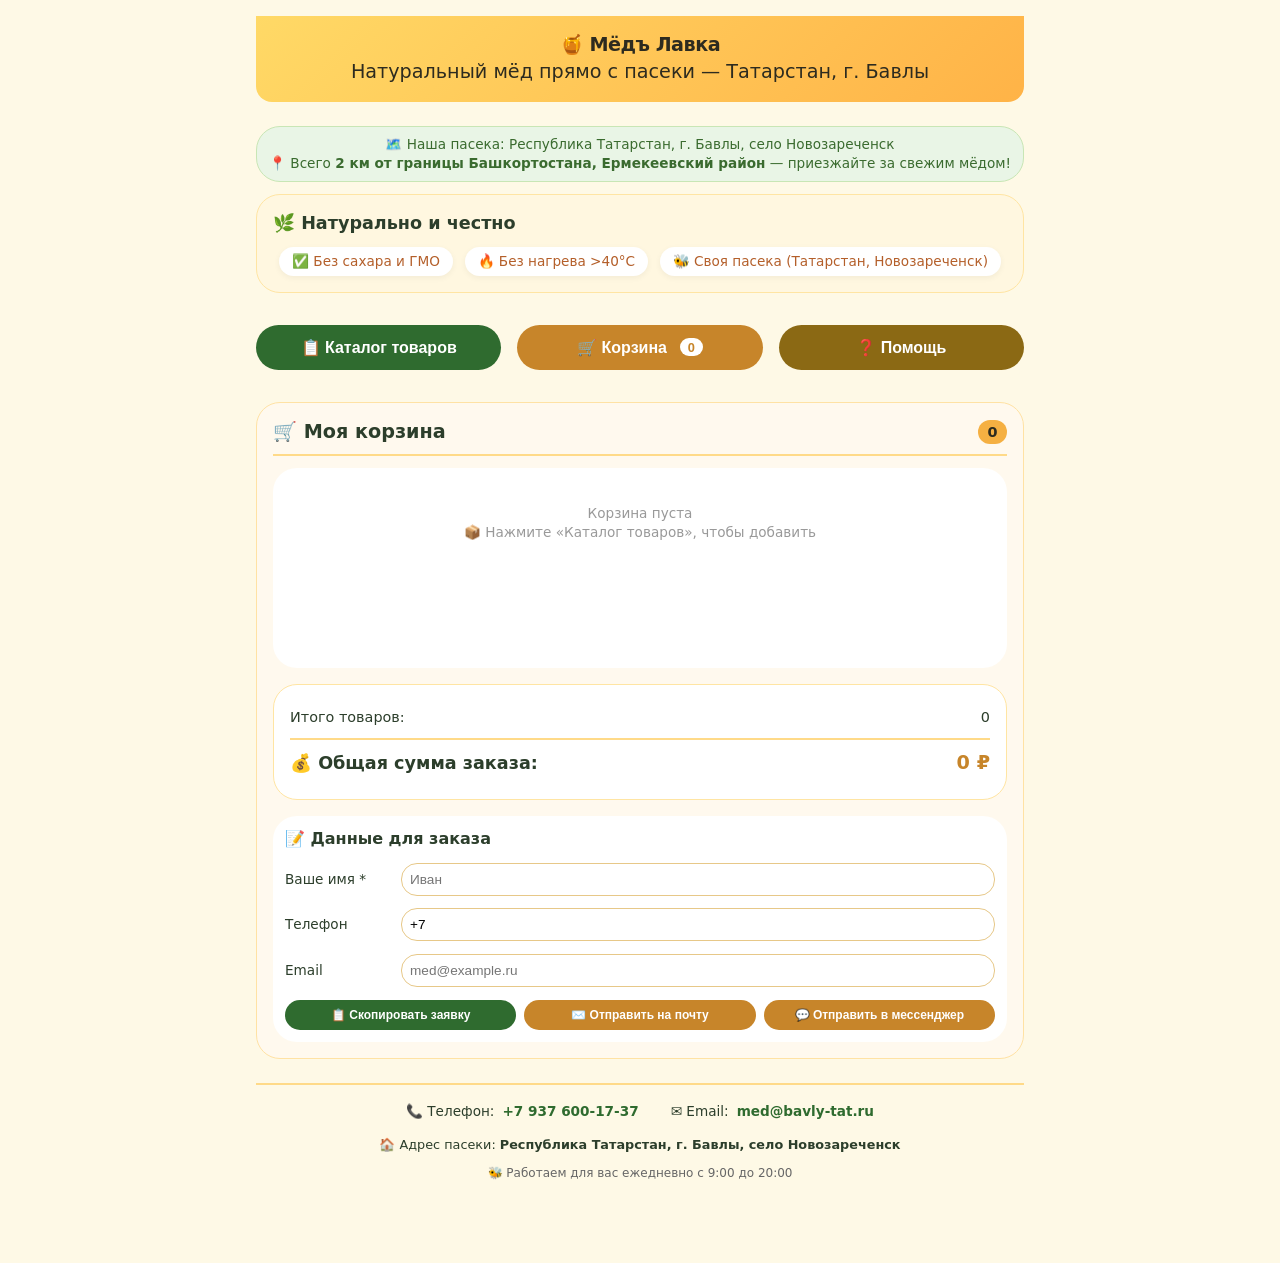
<file: index.html>
<!doctype html>
<html lang="ru">
  <head>
    <meta charset="UTF-8" />
    <meta
      name="viewport"
      content="width=device-width, initial-scale=1.0, viewport-fit=cover"
    />
    <title>Мёдъ Лавка — натуральный мёд с пасеки | Татарстан, Бавлы</title>
    <link rel="stylesheet" href="css/style.css" />
  </head>
  <body>
    <div class="container">
      <div class="header">
        <h1>🍯 Мёдъ Лавка</h1>
        <p>Натуральный мёд прямо с пасеки — Татарстан, г. Бавлы</p>
      </div>

      <div class="address-badge">
        🗺️ Наша пасека: Республика Татарстан, г. Бавлы, село Новозареченск<br />
        📍 Всего
        <strong>2 км от границы Башкортостана, Ермекеевский район</strong> —
        приезжайте за свежим мёдом!
      </div>

      <div class="benefits">
        <h3>🌿 Натурально и честно</h3>
        <div class="benefits-grid">
          <span class="benefit-item">✅ Без сахара и ГМО</span>
          <span class="benefit-item">🔥 Без нагрева >40°C</span>
          <span class="benefit-item"
            >🐝 Своя пасека (Татарстан, Новозареченск)</span
          >
        </div>
      </div>

      <!-- КНОПКИ НАВИГАЦИИ (теперь sticky) -->
      <div class="nav-buttons" id="navButtons">
        <button class="nav-btn catalog-nav-btn" id="openCatalogBtn">
          📋 Каталог товаров
        </button>
        <button class="nav-btn cart-nav-btn" id="openCartBtn">
          🛒 Корзина <span id="navCartCount" class="nav-cart-count">0</span>
        </button>
        <button class="nav-btn help-nav-btn" id="openHelpBtn">❓ Помощь</button>
      </div>

      <!-- КОРЗИНА И ФОРМА -->
      <div class="cart-section" id="cartSection">
        <div class="cart-header">
          <h2>🛒 Моя корзина</h2>
          <span class="cart-count" id="cartCount">0</span>
        </div>
        <div class="selected-list" id="selectedList">
          <div class="empty-cart">
            Корзина пуста<br />📦 Нажмите «Каталог товаров», чтобы добавить
          </div>
        </div>

        <div class="total-summary" id="totalSummary">
          <div class="total-row">
            <span>Итого товаров:</span>
            <span id="totalItemsCount">0</span>
          </div>
          <div class="total-row grand-total">
            <span>💰 Общая сумма заказа:</span>
            <span id="totalAmount">0 ₽</span>
          </div>
        </div>

        <div class="order-form compact">
          <h3>📝 Данные для заказа</h3>

          <div class="form-row">
            <label for="userName">Ваше имя *</label>
            <input type="text" id="userName" placeholder="Иван" required />
          </div>

          <div class="form-row">
            <label for="userPhone">Телефон</label>
            <input
              type="tel"
              id="userPhone"
              placeholder="+7 937 600-17-37"
              value="+7"
            />
          </div>

          <div class="form-row">
            <label for="userEmail">Email</label>
            <input type="email" id="userEmail" placeholder="med@example.ru" />
          </div>

          <div class="button-group">
            <button
              class="btn-action"
              id="copyBtn"
              title="📋 Текст заявки будет скопирован в буфер обмена. После копирования вы можете вставить его в любое сообщение (WhatsApp, Telegram, SMS, email)."
            >
              📋 Скопировать заявку
            </button>
            <button
              class="btn-action secondary"
              id="emailBtn"
              title="✉️ Отправить заявку на электронную почту med@bavly-tat.ru. Откроется ваш почтовый клиент."
            >
              ✉️ Отправить на почту
            </button>
            <button
              class="btn-action secondary"
              id="messengerBtn"
              title="💬 Отправить заявку в WhatsApp или Telegram. Выберите удобный мессенджер."
            >
              💬 Отправить в мессенджер
            </button>
          </div>
        </div>
      </div>

      <footer>
        <div class="footer-contacts">
          <div class="footer-contact-item">
            📞 Телефон:
            <a href="tel:+79376001737" class="contact-link phone-link"
              >+7 937 600-17-37</a
            >
          </div>
          <div class="footer-contact-item">
            ✉️ Email:
            <a href="mailto:med@bavly-tat.ru" class="contact-link email-link"
              >med@bavly-tat.ru</a
            >
          </div>
        </div>
        <div class="footer-address">
          🏠 Адрес пасеки:
          <strong>Республика Татарстан, г. Бавлы, село Новозареченск</strong>
        </div>
        <div class="footer-worktime">
          🐝 Работаем для вас ежедневно с 9:00 до 20:00
        </div>
      </footer>
    </div>

    <!-- МОДАЛЬНОЕ ОКНО ДЛЯ КАТАЛОГА -->
    <div id="catalogModal" class="modal catalog-modal">
      <div class="modal-content-catalog">
        <div class="modal-header">
          <h2>🍯 Каталог мёда и даров пчеловодства</h2>
          <button class="close-catalog-btn" id="closeCatalogBtn">
            ✖ Закрыть каталог
          </button>
        </div>
        <div class="catalog" id="catalog"></div>
      </div>
    </div>

    <!-- МОДАЛЬНОЕ ОКНО ДЛЯ УВЕЛИЧЕННОГО ФОТО -->
    <div id="imageViewerModal" class="image-viewer-modal">
      <span class="image-viewer-close">&times;</span>
      <img class="image-viewer-content" id="imageViewerImg" />
    </div>

    <script src="js/script.js"></script>
  </body>
</html>
</file>
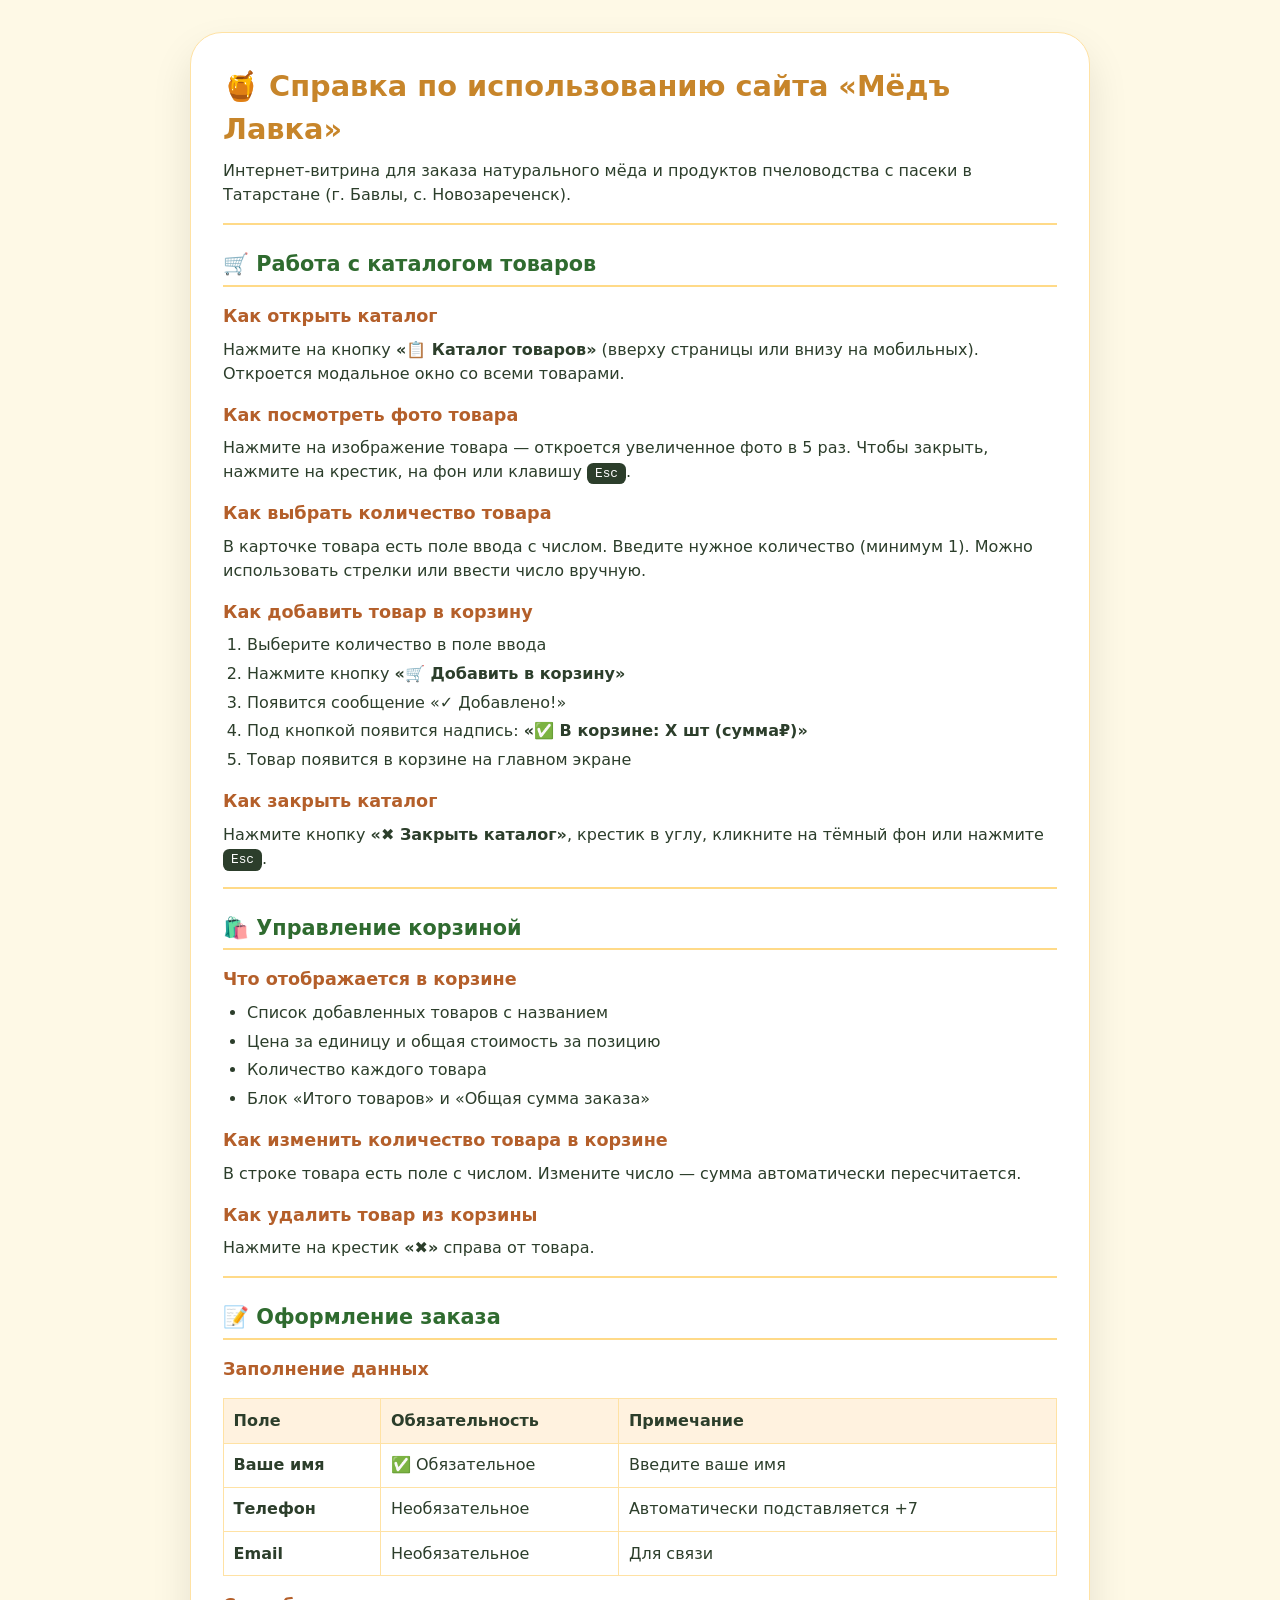
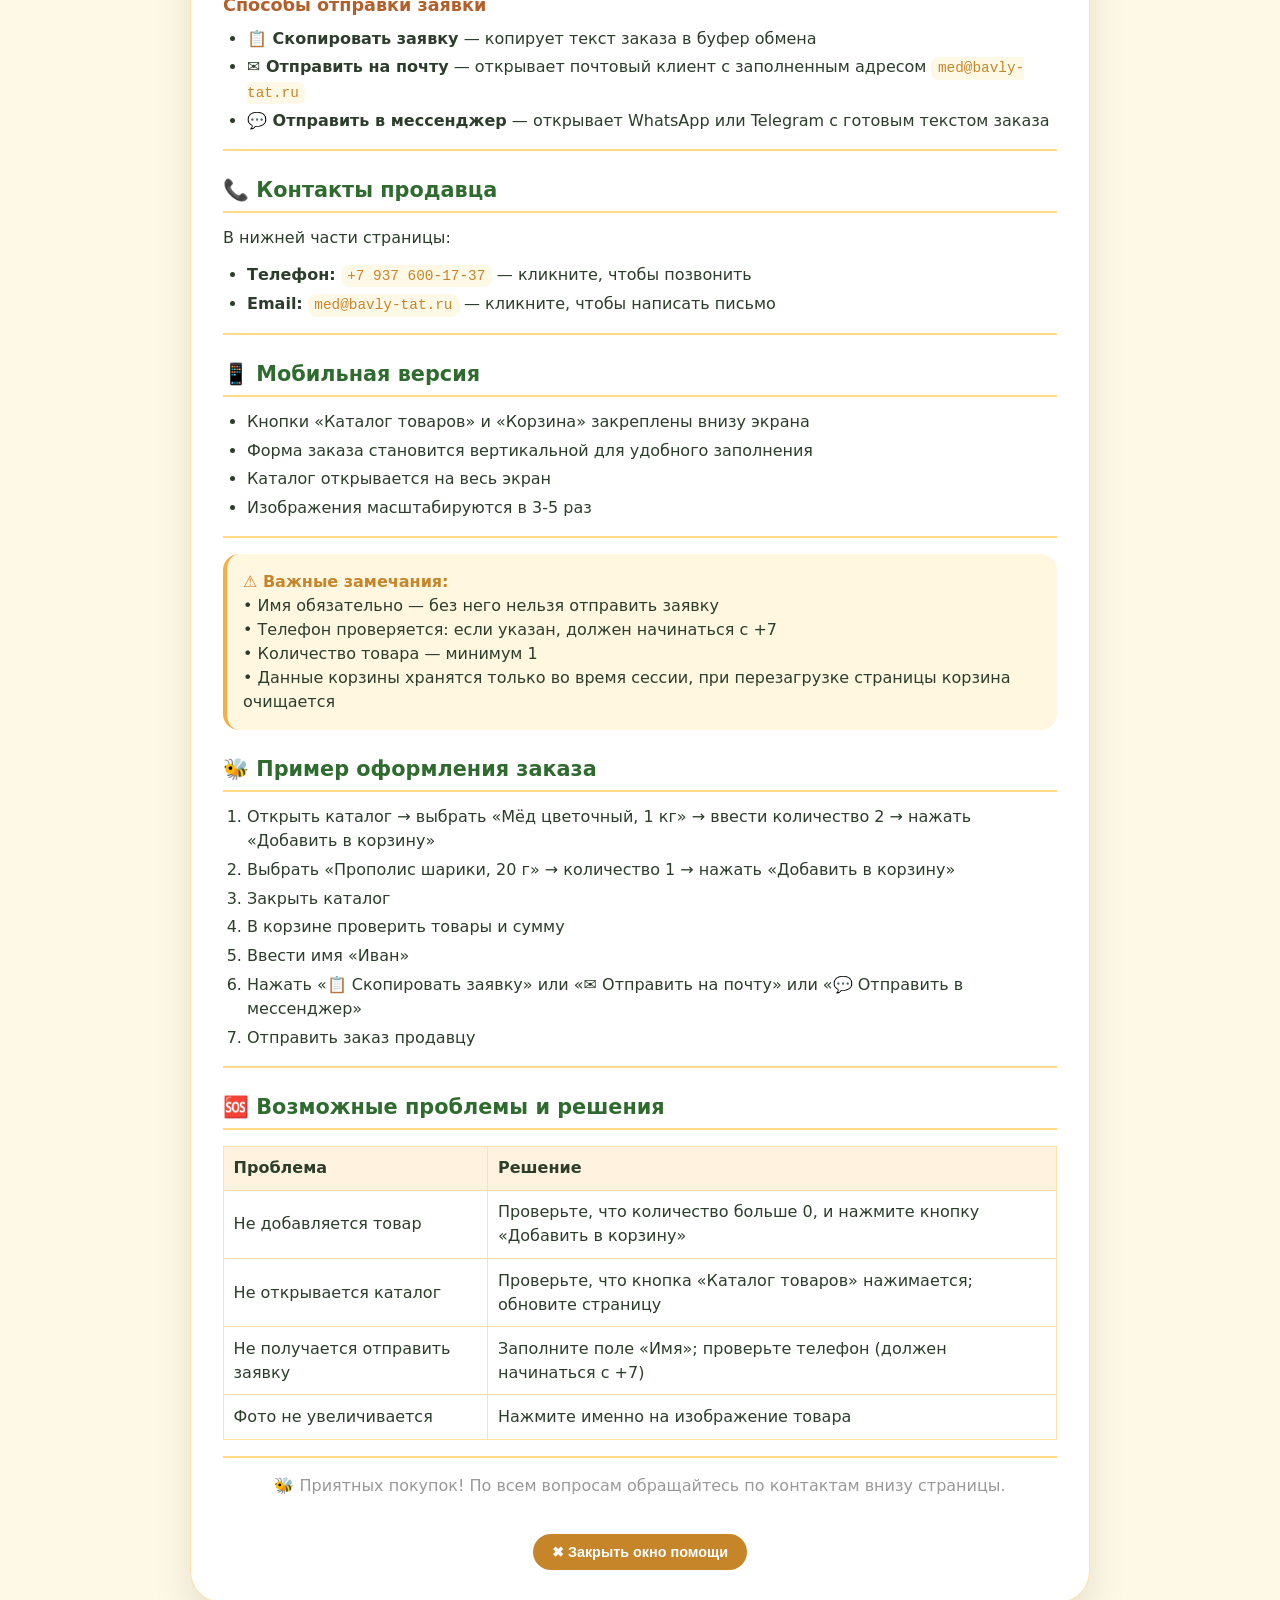
<file: help.html>
<!doctype html>
<html lang="ru">
  <head>
    <meta charset="UTF-8" />
    <meta name="viewport" content="width=device-width, initial-scale=1.0" />
    <title>Помощь — Мёдъ Лавка</title>
    <link rel="stylesheet" href="css/help.css" />
  </head>
  <body>
    <div class="help-container">
      <h1>🍯 Справка по использованию сайта «Мёдъ Лавка»</h1>
      <p>
        Интернет-витрина для заказа натурального мёда и продуктов пчеловодства с
        пасеки в Татарстане (г. Бавлы, с. Новозареченск).
      </p>

      <hr />

      <h2>🛒 Работа с каталогом товаров</h2>
      <h3>Как открыть каталог</h3>
      <p>
        Нажмите на кнопку <strong>«📋 Каталог товаров»</strong> (вверху страницы
        или внизу на мобильных). Откроется модальное окно со всеми товарами.
      </p>

      <h3>Как посмотреть фото товара</h3>
      <p>
        Нажмите на изображение товара — откроется увеличенное фото в 5 раз.
        Чтобы закрыть, нажмите на крестик, на фон или клавишу <kbd>Esc</kbd>.
      </p>

      <h3>Как выбрать количество товара</h3>
      <p>
        В карточке товара есть поле ввода с числом. Введите нужное количество
        (минимум 1). Можно использовать стрелки или ввести число вручную.
      </p>

      <h3>Как добавить товар в корзину</h3>
      <ol>
        <li>Выберите количество в поле ввода</li>
        <li>Нажмите кнопку <strong>«🛒 Добавить в корзину»</strong></li>
        <li>Появится сообщение «✓ Добавлено!»</li>
        <li>
          Под кнопкой появится надпись:
          <strong>«✅ В корзине: X шт (сумма₽)»</strong>
        </li>
        <li>Товар появится в корзине на главном экране</li>
      </ol>

      <h3>Как закрыть каталог</h3>
      <p>
        Нажмите кнопку <strong>«✖ Закрыть каталог»</strong>, крестик в углу,
        кликните на тёмный фон или нажмите <kbd>Esc</kbd>.
      </p>

      <hr />

      <h2>🛍️ Управление корзиной</h2>
      <h3>Что отображается в корзине</h3>
      <ul>
        <li>Список добавленных товаров с названием</li>
        <li>Цена за единицу и общая стоимость за позицию</li>
        <li>Количество каждого товара</li>
        <li>Блок «Итого товаров» и «Общая сумма заказа»</li>
      </ul>

      <h3>Как изменить количество товара в корзине</h3>
      <p>
        В строке товара есть поле с числом. Измените число — сумма автоматически
        пересчитается.
      </p>

      <h3>Как удалить товар из корзины</h3>
      <p>Нажмите на крестик <strong>«✖»</strong> справа от товара.</p>

      <hr />

      <h2>📝 Оформление заказа</h2>
      <h3>Заполнение данных</h3>
      <table>
        <thead>
          <tr>
            <th>Поле</th>
            <th>Обязательность</th>
            <th>Примечание</th>
          </tr>
        </thead>
        <tbody>
          <tr>
            <td><strong>Ваше имя</strong></td>
            <td>✅ Обязательное</td>
            <td>Введите ваше имя</td>
          </tr>
          <tr>
            <td><strong>Телефон</strong></td>
            <td>Необязательное</td>
            <td>Автоматически подставляется +7</td>
          </tr>
          <tr>
            <td><strong>Email</strong></td>
            <td>Необязательное</td>
            <td>Для связи</td>
          </tr>
        </tbody>
      </table>

      <h3>Способы отправки заявки</h3>
      <ul>
        <li>
          <strong>📋 Скопировать заявку</strong> — копирует текст заказа в буфер
          обмена
        </li>
        <li>
          <strong>✉️ Отправить на почту</strong> — открывает почтовый клиент с
          заполненным адресом <code>med@bavly-tat.ru</code>
        </li>
        <li>
          <strong>💬 Отправить в мессенджер</strong> — открывает WhatsApp или
          Telegram с готовым текстом заказа
        </li>
      </ul>

      <hr />

      <h2>📞 Контакты продавца</h2>
      <p>В нижней части страницы:</p>
      <ul>
        <li>
          <strong>Телефон:</strong> <code>+7 937 600-17-37</code> — кликните,
          чтобы позвонить
        </li>
        <li>
          <strong>Email:</strong> <code>med@bavly-tat.ru</code> — кликните,
          чтобы написать письмо
        </li>
      </ul>

      <hr />

      <h2>📱 Мобильная версия</h2>
      <ul>
        <li>Кнопки «Каталог товаров» и «Корзина» закреплены внизу экрана</li>
        <li>Форма заказа становится вертикальной для удобного заполнения</li>
        <li>Каталог открывается на весь экран</li>
        <li>Изображения масштабируются в 3-5 раз</li>
      </ul>

      <hr />

      <div class="note">
        <strong>⚠️ Важные замечания:</strong><br />
        • Имя обязательно — без него нельзя отправить заявку<br />
        • Телефон проверяется: если указан, должен начинаться с +7<br />
        • Количество товара — минимум 1<br />
        • Данные корзины хранятся только во время сессии, при перезагрузке
        страницы корзина очищается
      </div>

      <h2>🐝 Пример оформления заказа</h2>
      <ol>
        <li>
          Открыть каталог → выбрать «Мёд цветочный, 1 кг» → ввести количество 2
          → нажать «Добавить в корзину»
        </li>
        <li>
          Выбрать «Прополис шарики, 20 г» → количество 1 → нажать «Добавить в
          корзину»
        </li>
        <li>Закрыть каталог</li>
        <li>В корзине проверить товары и сумму</li>
        <li>Ввести имя «Иван»</li>
        <li>
          Нажать «📋 Скопировать заявку» или «✉️ Отправить на почту» или «💬
          Отправить в мессенджер»
        </li>
        <li>Отправить заказ продавцу</li>
      </ol>

      <hr />

      <h2>🆘 Возможные проблемы и решения</h2>
      <table>
        <tr>
          <th>Проблема</th>
          <th>Решение</th>
        </tr>
        <tr>
          <td>Не добавляется товар</td>
          <td>
            Проверьте, что количество больше 0, и нажмите кнопку «Добавить в
            корзину»
          </td>
        </tr>
        <tr>
          <td>Не открывается каталог</td>
          <td>
            Проверьте, что кнопка «Каталог товаров» нажимается; обновите
            страницу
          </td>
        </tr>
        <tr>
          <td>Не получается отправить заявку</td>
          <td>
            Заполните поле «Имя»; проверьте телефон (должен начинаться с +7)
          </td>
        </tr>
        <tr>
          <td>Фото не увеличивается</td>
          <td>Нажмите именно на изображение товара</td>
        </tr>
      </table>

      <hr />

      <p style="text-align: center; color: #999; margin-top: 1rem">
        🐝 Приятных покупок! По всем вопросам обращайтесь по контактам внизу
        страницы.
      </p>

      <div style="text-align: center">
        <button class="close-btn" onclick="window.close()">
          ✖ Закрыть окно помощи
        </button>
      </div>
    </div>

    <script>
      // Если окно было открыто из основного сайта, кнопка закрытия работает
      // Если открыто как обычная страница - просто закрывается
    </script>
  </body>
</html>
</file>
<file: css/style.css>
* {
    margin: 0;
    padding: 0;
    box-sizing: border-box;
}

body {
    font-family: system-ui, 'Segoe UI', 'Roboto', sans-serif;
    background: #FEF9E6;
    color: #2C3E2B;
    line-height: 1.4;
}

.container {
    max-width: 800px;
    margin: 0 auto;
    padding: 1rem;
    padding-bottom: 80px;
}

/* Header */
.header {
    text-align: center;
    background: linear-gradient(135deg, #FFD966, #FFB347);
    padding: 1rem 0.5rem;
    border-radius: 0 0 1rem 1rem;
    margin-bottom: 1.5rem;
    color: #2D2B1F;
}

.header h1 {
    font-size: 1.2rem;
    letter-spacing: -0.5px;
}

/* Увеличен шрифт параграфа в заголовке в 2 раза (было 0.6rem → стало 1.2rem) */
.header p {
    font-size: 1.2rem;
    font-weight: 500;
}

/* Address badge */
.address-badge {
    background: #E9F5E6;
    padding: 0.5rem;
    border-radius: 1.5rem;
    margin: 0.75rem 0;
    text-align: center;
    font-weight: 500;
    color: #3A6B2F;
    border: 1px solid #C8E6B5;
    font-size: 0.85rem;
}

/* Benefits */
.benefits {
    background: #FFF7E0;
    padding: 1rem;
    border-radius: 1.5rem;
    margin-bottom: 1.5rem;
    border: 1px solid #FFE5A3;
}

.benefits h3 {
    font-size: 1.1rem;
}

.benefits-grid {
    display: flex;
    flex-wrap: wrap;
    gap: 0.75rem;
    margin-top: 0.75rem;
    justify-content: center;
}

.benefit-item {
    background: white;
    padding: 0.3rem 0.8rem;
    border-radius: 1.5rem;
    font-weight: 500;
    font-size: 0.85rem;
    color: #B45F2A;
    box-shadow: 0 2px 6px rgba(0,0,0,0.05);
}

/* КНОПКИ НАВИГАЦИИ - СТИКИ (прилипают при скролле) */
.nav-buttons {
    display: flex;
    gap: 1rem;
    margin-bottom: 1.5rem;
    position: sticky;
    top: 0;
    background: #FEF9E6;
    padding: 0.5rem 0;
    z-index: 99;
    border-radius: 0 0 1rem 1rem;
}

.nav-btn {
    flex: 1;
    background: #2F6B2F;
    color: white;
    border: none;
    padding: 0.8rem;
    border-radius: 2rem;
    font-weight: bold;
    cursor: pointer;
    transition: 0.2s;
    font-size: 1rem;
    display: flex;
    align-items: center;
    justify-content: center;
    gap: 0.5rem;
}

.nav-btn:hover {
    background: #1F4F1F;
    transform: scale(1.02);
}

.nav-btn.cart-nav-btn {
    background: #C7852A;
}

.nav-btn.cart-nav-btn:hover {
    background: #B06E1A;
}

.nav-btn.help-nav-btn {
    background: #8B6914;
}

.nav-btn.help-nav-btn:hover {
    background: #6B4F0E;
}

.nav-cart-count {
    background: white;
    color: #C7852A;
    border-radius: 2rem;
    padding: 0.1rem 0.5rem;
    font-size: 0.8rem;
    margin-left: 0.3rem;
}

/* КОРЗИНА */
.cart-section {
    background: #FFF9EE;
    border-radius: 1.5rem;
    padding: 1rem;
    border: 1px solid #FFE2A4;
}

.cart-header {
    display: flex;
    justify-content: space-between;
    align-items: center;
    margin-bottom: 0.75rem;
    padding-bottom: 0.5rem;
    border-bottom: 2px solid #FFDA88;
}

.cart-header h2 {
    font-size: 1.2rem;
}

.cart-count {
    background: #F5B042;
    color: #2C2B1F;
    border-radius: 2rem;
    padding: 0.1rem 0.6rem;
    font-weight: bold;
    font-size: 0.9rem;
}

.selected-list {
    background: white;
    padding: 0.75rem;
    border-radius: 1.5rem;
    margin-bottom: 1rem;
    font-size: 0.85rem;
    min-height: 200px;
    max-height: 350px;
    overflow-y: auto;
}

.empty-cart {
    text-align: center;
    color: #999;
    padding: 1.5rem;
    font-size: 0.85rem;
}

/* БЛОК ОБЩЕЙ СУММЫ */
.total-summary {
    background: white;
    padding: 1rem;
    border-radius: 1.5rem;
    margin-bottom: 1rem;
    border: 1px solid #FFE5A3;
}

.total-row {
    display: flex;
    justify-content: space-between;
    align-items: center;
    padding: 0.4rem 0;
    font-size: 0.9rem;
}

.grand-total {
    font-size: 1.1rem;
    font-weight: bold;
    color: #2F6B2F;
    border-top: 2px solid #FFDA88;
    margin-top: 0.3rem;
    padding-top: 0.6rem;
}

.grand-total span:first-child {
    color: #2C3E2B;
}

#totalAmount {
    font-size: 1.2rem;
    color: #C7852A;
}

/* Корзина - элементы */
.cart-item {
    display: flex;
    justify-content: space-between;
    align-items: center;
    padding: 0.6rem;
    border-bottom: 1px solid #FFE5A3;
    flex-wrap: wrap;
    gap: 0.5rem;
}

.cart-item-info {
    flex: 1;
}

.cart-item-name {
    font-weight: 600;
    font-size: 0.85rem;
}

.cart-item-price {
    font-size: 0.75rem;
    color: #A5642A;
}

.cart-item-controls {
    display: flex;
    align-items: center;
    gap: 0.5rem;
}

.cart-item-qty {
    width: 50px;
    text-align: center;
    padding: 0.25rem;
    border-radius: 0.8rem;
    border: 1px solid #F0C674;
}

.btn-remove {
    background: none;
    border: none;
    color: #C7852A;
    cursor: pointer;
    font-size: 1rem;
    padding: 0 0.2rem;
    transition: 0.2s;
}

.btn-remove:hover {
    color: #E6972E;
    transform: scale(1.1);
}

/* ФОРМА - СТРОЧНОЕ РАСПОЛОЖЕНИЕ */
.order-form.compact {
    background: white;
    padding: 0.75rem;
    border-radius: 1.5rem;
    margin-top: 0.5rem;
}

.order-form.compact h3 {
    margin-bottom: 0.75rem;
    font-size: 1rem;
}

/* Строка формы: label и input в одну линию */
.form-row {
    display: flex;
    align-items: center;
    justify-content: space-between;
    gap: 1rem;
    margin-bottom: 0.8rem;
    flex-wrap: wrap;
}

.form-row label {
    font-weight: 500;
    font-size: 0.85rem;
    min-width: 100px;
    color: #2C3E2B;
}

.form-row input {
    flex: 1;
    padding: 0.5rem;
    border-radius: 1rem;
    border: 1px solid #E7C888;
    font-size: 0.85rem;
    background: white;
}

.form-row input:focus {
    outline: none;
    border-color: #F5B042;
    box-shadow: 0 0 0 3px rgba(245, 176, 66, 0.2);
}

.button-group {
    display: flex;
    flex-wrap: wrap;
    gap: 0.5rem;
    margin-top: 0.8rem;
}

.btn-action {
    background: #2F6B2F;
    color: white;
    border: none;
    padding: 0.5rem 0.8rem;
    border-radius: 2rem;
    font-weight: bold;
    cursor: pointer;
    flex: 1;
    transition: 0.2s;
    font-size: 0.75rem;
    position: relative;
}

.btn-action:hover {
    background: #1F4F1F;
    transform: scale(1.02);
}

.btn-action.secondary {
    background: #C7852A;
}

.btn-action.secondary:hover {
    background: #B06E1A;
}

/* МОДАЛЬНОЕ ОКНО КАТАЛОГА */
.modal {
    display: none;
    position: fixed;
    z-index: 1000;
    left: 0;
    top: 0;
    width: 100%;
    height: 100%;
    background-color: rgba(0, 0, 0, 0.8);
    backdrop-filter: blur(5px);
}

.catalog-modal .modal-content-catalog {
    background: #FEF9E6;
    margin: 2% auto;
    padding: 1.5rem;
    width: 90%;
    max-width: 1200px;
    border-radius: 2rem;
    max-height: 90vh;
    overflow-y: auto;
    position: relative;
    box-shadow: 0 20px 40px rgba(0,0,0,0.3);
}

.modal-header {
    display: flex;
    justify-content: space-between;
    align-items: center;
    margin-bottom: 1.5rem;
    flex-wrap: wrap;
    gap: 1rem;
    position: sticky;
    top: 0;
    background: #FEF9E6;
    padding-bottom: 0.5rem;
    z-index: 10;
}

.modal-header h2 {
    margin: 0;
    font-size: 1.4rem;
}

.close-catalog-btn {
    background: #C7852A;
    color: white;
    border: none;
    padding: 0.6rem 1.2rem;
    border-radius: 2rem;
    font-weight: bold;
    cursor: pointer;
    transition: 0.2s;
    font-size: 0.9rem;
    display: flex;
    align-items: center;
    gap: 0.5rem;
}

.close-catalog-btn:hover {
    background: #B06E1A;
    transform: scale(1.02);
}

.catalog {
    display: grid;
    grid-template-columns: repeat(auto-fill, minmax(260px, 1fr));
    gap: 1.2rem;
}

.product-card {
    background: white;
    border-radius: 1.5rem;
    overflow: hidden;
    box-shadow: 0 8px 20px rgba(0,0,0,0.05);
    transition: transform 0.2s ease;
    border: 1px solid #FFE2A4;
}

.product-card:hover {
    transform: translateY(-5px);
}

/* КОНТЕЙНЕР ДЛЯ ФОТО */
.product-img {
    background: #EEE6D8;
    height: 180px;
    display: flex;
    align-items: center;
    justify-content: center;
    overflow: hidden;
    cursor: zoom-in;
    position: relative;
}

.product-img img {
    width: 100%;
    height: 100%;
    object-fit: cover;
    transition: transform 0.3s ease;
}

.product-img:hover img {
    transform: scale(1.1);
}

.product-info {
    padding: 0.8rem;
}

.product-title {
    font-weight: bold;
    font-size: 0.95rem;
    margin-bottom: 0.3rem;
}

.product-price {
    color: #A5642A;
    font-weight: 600;
    font-size: 0.9rem;
    margin-bottom: 0.5rem;
}

/* УПРАВЛЕНИЕ КОЛИЧЕСТВОМ В КАТАЛОГЕ - поле ввода */
.product-quantity-control {
    margin: 0.5rem 0;
}

.catalog-qty-input {
    width: 100%;
    padding: 0.5rem;
    border-radius: 1rem;
    border: 1px solid #F0C674;
    background: #FFFDF5;
    font-size: 0.9rem;
    text-align: center;
}

.catalog-qty-input:focus {
    outline: none;
    border-color: #F5B042;
    box-shadow: 0 0 0 3px rgba(245, 176, 66, 0.2);
}

.catalog-qty-input::-webkit-inner-spin-button,
.catalog-qty-input::-webkit-outer-spin-button {
    opacity: 0.5;
}

.catalog-qty-input {
    -moz-appearance: textfield;
}

.added-info {
    font-size: 0.7rem;
    color: #2F6B2F;
    text-align: center;
    margin-top: 0.3rem;
    font-weight: 500;
}

.btn-add-custom {
    background: #2F6B2F;
    border: none;
    padding: 0.5rem;
    width: 100%;
    border-radius: 2rem;
    font-weight: bold;
    cursor: pointer;
    transition: 0.2s;
    color: white;
    font-size: 0.85rem;
}

.btn-add-custom:hover {
    background: #1F4F1F;
}

/* Модальное окно для увеличенного фото */
.image-viewer-modal {
    display: none;
    position: fixed;
    z-index: 2000;
    left: 0;
    top: 0;
    width: 100%;
    height: 100%;
    background-color: rgba(0, 0, 0, 0.95);
    cursor: zoom-out;
}

.image-viewer-content {
    position: absolute;
    top: 50%;
    left: 50%;
    transform: translate(-50%, -50%);
    max-width: 90vw;
    max-height: 90vh;
    width: auto;
    height: auto;
    object-fit: contain;
    border-radius: 0.5rem;
    box-shadow: 0 0 50px rgba(0, 0, 0, 0.5);
    transform: translate(-50%, -50%) scale(5);
}

.image-viewer-close {
    position: absolute;
    top: 20px;
    right: 35px;
    color: #f1f1f1;
    font-size: 40px;
    font-weight: bold;
    cursor: pointer;
    z-index: 2001;
    transition: 0.3s;
}

.image-viewer-close:hover {
    color: #FFD966;
}

/* FOOTER */
footer {
    text-align: center;
    border-top: 2px solid #FFDA88;
    padding-top: 1rem;
    margin-top: 1.5rem;
    font-size: 0.85rem;
    line-height: 1.6;
}

.footer-contacts {
    display: flex;
    justify-content: center;
    gap: 2rem;
    flex-wrap: wrap;
    margin-bottom: 0.8rem;
}

.footer-contact-item {
    display: inline-flex;
    align-items: center;
    gap: 0.5rem;
}

.contact-link {
    color: #2F6B2F;
    text-decoration: none;
    font-weight: 600;
    transition: 0.2s;
    cursor: pointer;
}

.contact-link:hover {
    color: #C7852A;
    text-decoration: underline;
}

.phone-link:hover {
    color: #1F4F1F;
}

.email-link:hover {
    color: #C7852A;
}

.footer-address {
    margin-bottom: 0.5rem;
    font-size: 0.8rem;
}

.footer-worktime {
    font-size: 0.75rem;
    color: #666;
}

/* Стили для всплывающих подсказок (tooltip) */
.btn-action[title] {
    position: relative;
}

/* Адаптивность */
@media (max-width: 768px) {
    .container {
        padding: 0.8rem;
        padding-bottom: 100px;
    }
    
    /* На мобильных кнопки навигации НЕ sticky, а фиксированные внизу */
    .nav-buttons {
        position: fixed;
        bottom: 0;
        left: 0;
        right: 0;
        top: auto;
        margin: 0;
        padding: 0.8rem;
        background: rgba(254, 249, 230, 0.95);
        backdrop-filter: blur(10px);
        z-index: 100;
        gap: 0.8rem;
        border-top: 1px solid #FFDA88;
        border-radius: 0;
    }
    
    .nav-btn {
        padding: 0.7rem;
        font-size: 0.9rem;
    }
    
    /* На мобильных строка формы становится вертикальной */
    .form-row {
        flex-direction: column;
        align-items: stretch;
        gap: 0.3rem;
    }
    
    .form-row label {
        min-width: auto;
    }
    
    .modal-header {
        flex-direction: column;
        text-align: center;
    }
    
    .close-catalog-btn {
        width: 100%;
        justify-content: center;
    }
    
    .catalog {
        grid-template-columns: repeat(auto-fill, minmax(220px, 1fr));
        gap: 0.8rem;
    }
    
    .product-img {
        height: 150px;
    }
    
    .catalog-modal .modal-content-catalog {
        width: 95%;
        padding: 1rem;
        margin: 3% auto;
    }
    
    .footer-contacts {
        flex-direction: column;
        gap: 0.5rem;
        align-items: center;
    }
    
    .image-viewer-close {
        top: 15px;
        right: 20px;
        font-size: 30px;
    }
    
    .image-viewer-content {
        transform: translate(-50%, -50%) scale(3);
    }
    
    /* Увеличенный шрифт параграфа на мобильных тоже увеличиваем пропорционально */
    .header p {
        font-size: 1rem;
    }
}

@media (max-width: 480px) {
    .catalog {
        grid-template-columns: 1fr;
    }
    
    .product-img {
        height: 200px;
    }
    
    .button-group {
        flex-direction: column;
    }
    
    .btn-action {
        width: 100%;
    }
    
    .cart-item {
        flex-direction: column;
        align-items: flex-start;
    }
    
    .cart-item-controls {
        width: 100%;
        justify-content: space-between;
    }
    
    .nav-buttons {
        padding: 0.5rem;
    }
    
    .nav-btn {
        padding: 0.6rem;
        font-size: 0.8rem;
    }
    
    .modal-header h2 {
        font-size: 1.2rem;
    }
    
    .close-catalog-btn {
        padding: 0.5rem 1rem;
        font-size: 0.8rem;
    }
    
    .grand-total {
        font-size: 1rem;
    }
    
    #totalAmount {
        font-size: 1.1rem;
    }
    
    .image-viewer-close {
        top: 10px;
        right: 15px;
        font-size: 25px;
    }
    
    .image-viewer-content {
        transform: translate(-50%, -50%) scale(2);
    }
    
    .header p {
        font-size: 0.9rem;
    }
}
</file>
<file: css/help.css>
* {
    margin: 0;
    padding: 0;
    box-sizing: border-box;
}

body {
    font-family: system-ui, 'Segoe UI', 'Roboto', sans-serif;
    background: #FEF9E6;
    color: #2C3E2B;
    line-height: 1.5;
    padding: 2rem;
}

.help-container {
    max-width: 900px;
    margin: 0 auto;
    background: white;
    border-radius: 2rem;
    padding: 2rem;
    box-shadow: 0 20px 40px rgba(0,0,0,0.1);
    border: 1px solid #FFE2A4;
}

h1 {
    color: #C7852A;
    font-size: 1.8rem;
    margin-bottom: 0.5rem;
    display: flex;
    align-items: center;
    gap: 0.5rem;
}

h2 {
    color: #2F6B2F;
    font-size: 1.3rem;
    margin-top: 1.5rem;
    margin-bottom: 0.8rem;
    padding-bottom: 0.3rem;
    border-bottom: 2px solid #FFDA88;
}

h3 {
    color: #B45F2A;
    font-size: 1.1rem;
    margin-top: 1rem;
    margin-bottom: 0.5rem;
}

p {
    margin-bottom: 0.8rem;
}

ul, ol {
    margin-left: 1.5rem;
    margin-bottom: 1rem;
}

li {
    margin-bottom: 0.3rem;
}

.note {
    background: #FFF7E0;
    padding: 1rem;
    border-radius: 1rem;
    margin: 1rem 0;
    border-left: 4px solid #F5B042;
}

.note strong {
    color: #C7852A;
}

table {
    width: 100%;
    border-collapse: collapse;
    margin: 1rem 0;
}

th, td {
    border: 1px solid #FFE2A4;
    padding: 0.6rem;
    text-align: left;
}

th {
    background: #FFF2DF;
    font-weight: 600;
}

code {
    background: #FEF9E6;
    padding: 0.2rem 0.4rem;
    border-radius: 0.5rem;
    font-family: monospace;
    font-size: 0.9rem;
    color: #C7852A;
}

kbd {
    background: #2C3E2B;
    color: white;
    padding: 0.2rem 0.5rem;
    border-radius: 0.4rem;
    font-family: monospace;
    font-size: 0.8rem;
}

.badge {
    background: #2F6B2F;
    color: white;
    padding: 0.2rem 0.6rem;
    border-radius: 2rem;
    font-size: 0.7rem;
    display: inline-block;
}

.close-btn {
    background: #C7852A;
    color: white;
    border: none;
    padding: 0.6rem 1.2rem;
    border-radius: 2rem;
    font-weight: bold;
    cursor: pointer;
    margin-top: 1.5rem;
    font-size: 0.9rem;
    transition: 0.2s;
}

.close-btn:hover {
    background: #B06E1A;
    transform: scale(1.02);
}

hr {
    border: none;
    border-top: 2px solid #FFDA88;
    margin: 1rem 0;
}

@media (max-width: 600px) {
    body {
        padding: 1rem;
    }
    .help-container {
        padding: 1rem;
    }
    h1 {
        font-size: 1.4rem;
    }
    h2 {
        font-size: 1.1rem;
    }
    h3 {
        font-size: 1rem;
    }
    table, thead, tbody, th, td, tr {
        display: block;
    }
    th, td {
        display: block;
        width: 100%;
    }
    th {
        background: #C7852A;
        color: white;
    }
}
</file>
